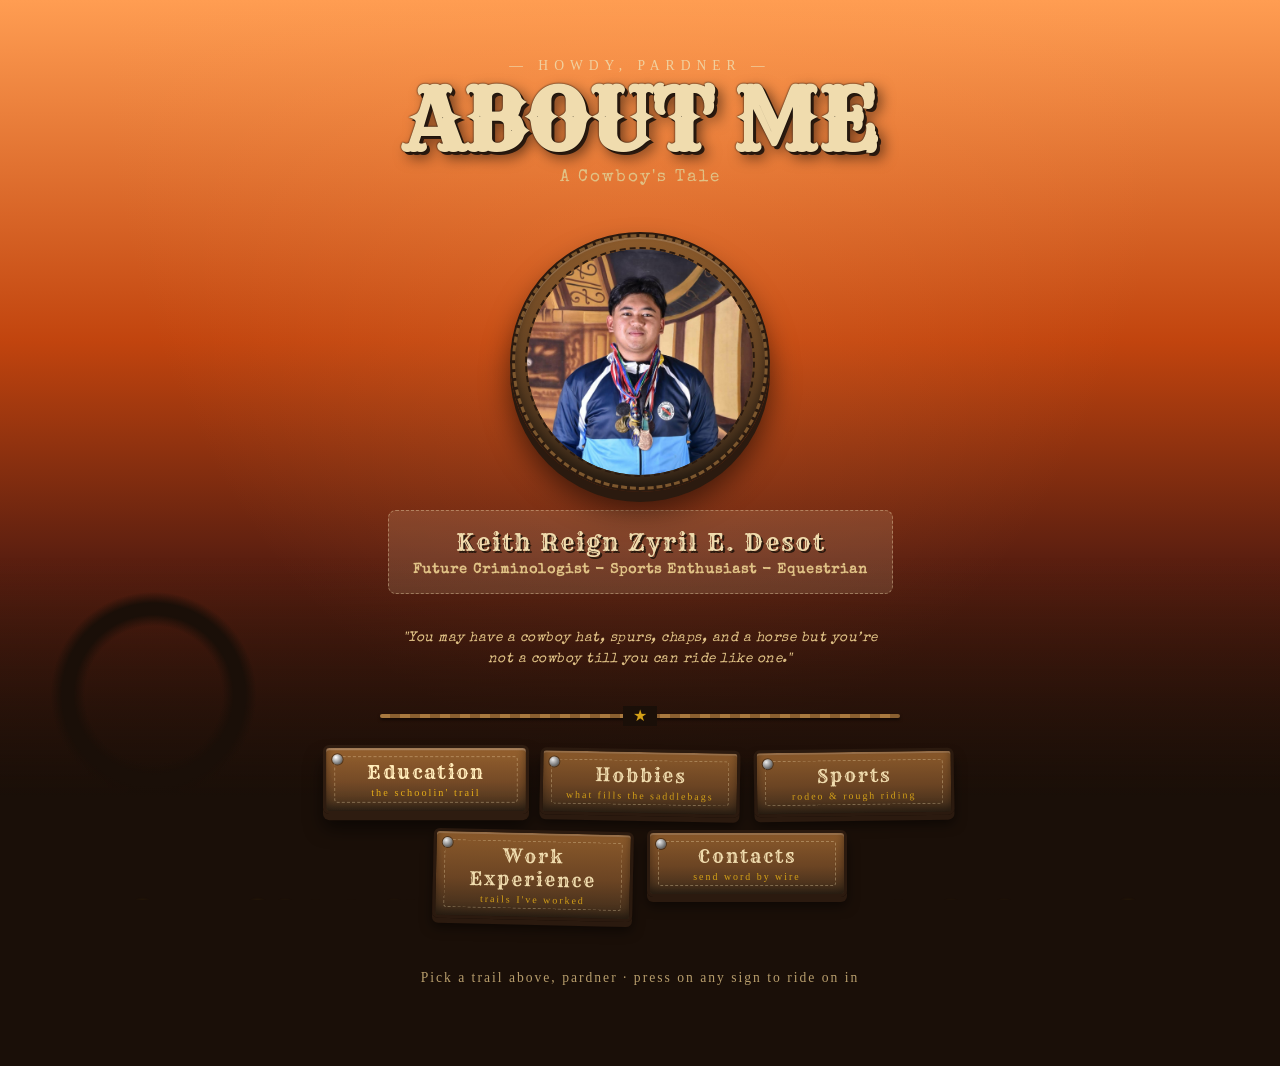
<file: index.html>
<!DOCTYPE html>
<html lang="en">
<head>
<meta charset="UTF-8">
<meta name="viewport" content="width=device-width, initial-scale=1.0">
<title>About Me — A Cowboy's Tale</title>
<link rel="stylesheet" href="style.css">
</head>
<body>

<div class="embers" id="embers"></div>

<main class="stage">

  <div class="title-wrap">
    <div class="eyebrow">— HOWDY, PARDNER —</div>
    <h1 class="big-title">ABOUT ME</h1>
    <div class="subtitle">A Cowboy's Tale</div>
  </div>

  <div class="hero-portrait">
    <div class="portrait-frame">
      <div class="portrait-slot">
        <!-- 🖼️ Replace "your-photo.jpg" with your actual photo file name -->
        <img src="MedalTao.jpg" alt="Portrait photo" class="portrait-img">
      </div>
    </div>
    <div class="hero-text">
      <p class="hero-name">Keith Reign Zyril E. Desot</p>
      <p class="hero-tagline"><b>Future Criminologist - Sports Enthusiast - Equestrian</b></p>
    </div>
    <p class="hero-quote">"You may have a cowboy hat, spurs, chaps, and a horse but you’re not a cowboy till you can ride like one."</p>
  </div>

  <div class="rope-divider"></div>

  <ul class="menu">
    <li><a href="education.html">Education <span class="tag">the schoolin' trail</span></a></li>
    <li><a href="hobbies.html">Hobbies <span class="tag">what fills the saddlebags</span></a></li>
    <li><a href="sports.html">Sports <span class="tag">rodeo & rough riding</span></a></li>
    <li><a href="work-experience.html">Work Experience <span class="tag">trails I've worked</span></a></li>
    <li><a href="contacts.html">Contacts <span class="tag">send word by wire</span></a></li>
  </ul>

  <div class="footer-note">Pick a trail above, pardner · press on any sign to ride on in</div>

</main>

<script>
  // simple rising ember/dust particles for ambience
  const layer = document.getElementById('embers');
  const COUNT = 22;
  for(let i=0;i<COUNT;i++){
    const s = document.createElement('span');
    const left = Math.random()*100;
    const dur = 6 + Math.random()*8;
    const delay = Math.random()*10;
    const size = 2 + Math.random()*3;
    s.style.left = left+'vw';
    s.style.width = size+'px';
    s.style.height = size+'px';
    s.style.animationDuration = dur+'s';
    s.style.animationDelay = delay+'s';
    layer.appendChild(s);
  }

  // keyboard nav: Enter activates focused menu item, arrow keys move focus
  const links = Array.from(document.querySelectorAll('.menu a'));
  let idx = 0;
  if(links.length){ links[0].focus(); }
  document.addEventListener('keydown', (e)=>{
    if(e.key === 'ArrowDown'){ idx = Math.min(idx+1, links.length-1); links[idx].focus(); e.preventDefault(); }
    if(e.key === 'ArrowUp'){ idx = Math.max(idx-1, 0); links[idx].focus(); e.preventDefault(); }
  });
</script>

</body>
</html>
</file>
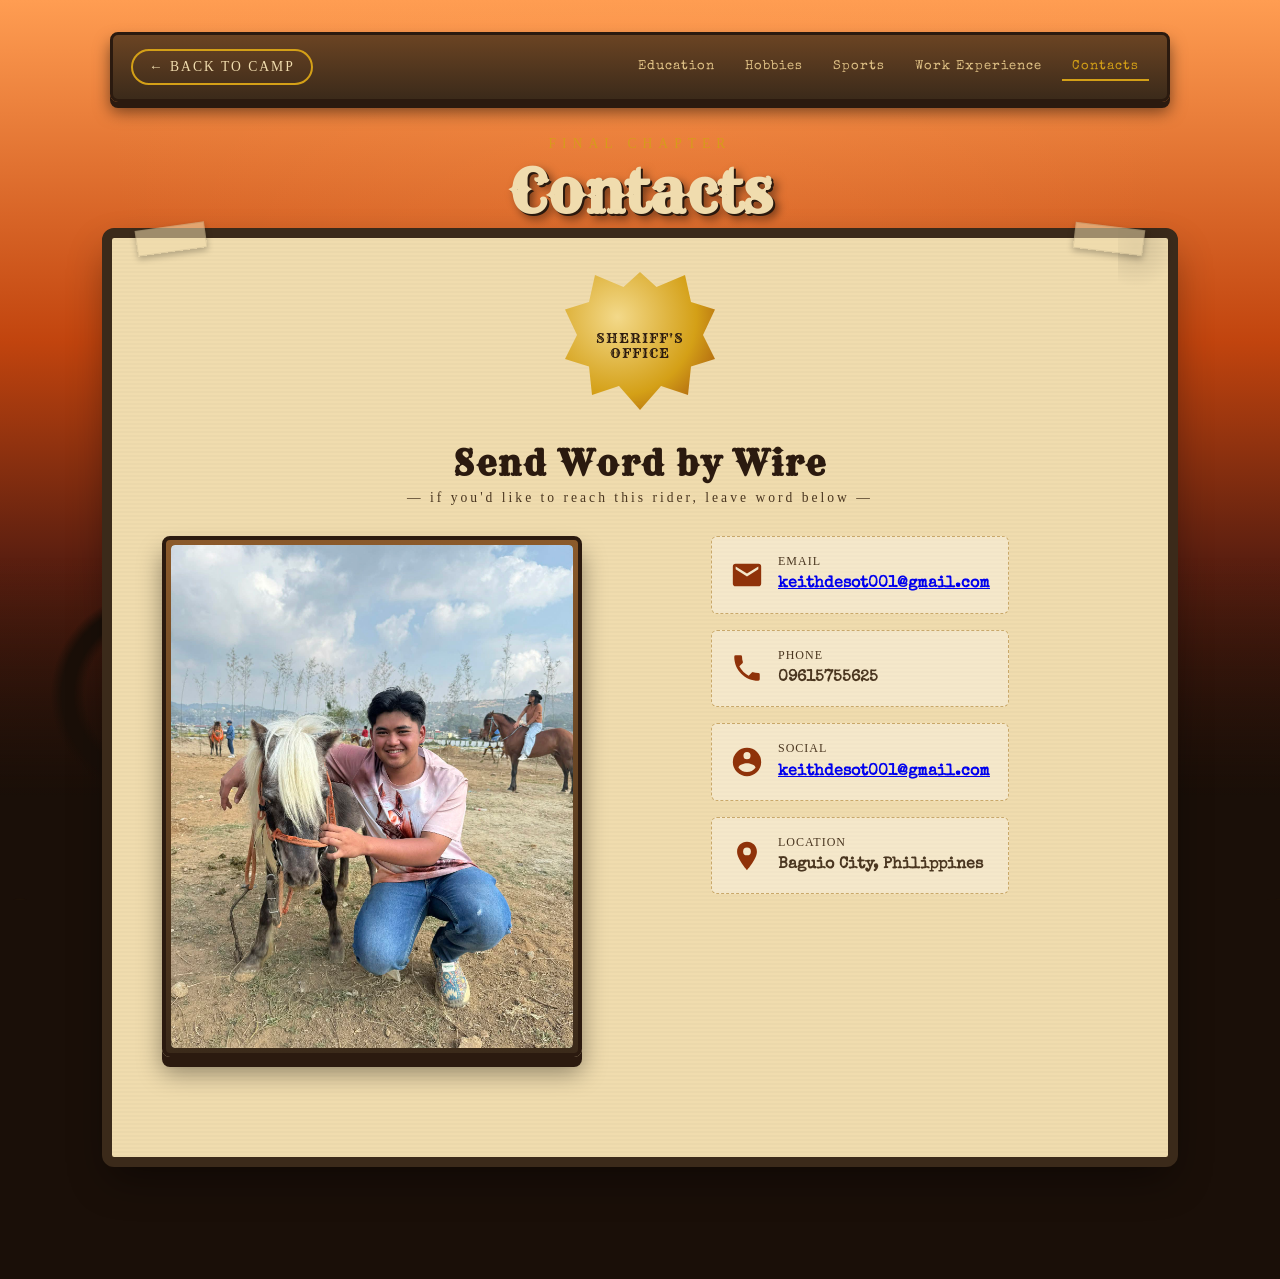
<file: contacts.html>
<!DOCTYPE html>
<html lang="en">
<head>
<meta charset="UTF-8">
<meta name="viewport" content="width=device-width, initial-scale=1.0">
<title>Contacts — About Me</title>
<link rel="stylesheet" href="style.css">
</head>
<body>

<div class="embers" id="embers"></div>

<main class="stage">

  <div class="signpost">
    <a class="back" href="index.html">&#8592; BACK TO CAMP</a>
    <nav>
      <a href="education.html">Education</a>
      <a href="hobbies.html">Hobbies</a>
      <a href="sports.html">Sports</a>
      <a href="work-experience.html">Work Experience</a>
      <a href="contacts.html" class="current">Contacts</a>
    </nav>
  </div>

  <div class="page-title">
    <div class="eyebrow">FINAL CHAPTER</div>
    <h1>Contacts</h1>
  </div>

  <section class="poster">
    <span class="tape tl"></span><span class="tape tr"></span>

    <div class="badge"><span>SHERIFF'S<br>OFFICE</span></div>

    <h2>Send Word by Wire</h2>
    <div class="poster-sub">— if you'd like to reach this rider, leave word below —</div>

    <div class="media-grid">
      <div>
        <div class="frame">
          <div class="photo-slot">
            <!-- 🖼️ Replace "portrait.jpg" with your actual photo file name -->
            <img src="MiniHorse.jpg" alt="Portrait photo" class="photo-img">
          </div>
        </div>
      </div>

      <ul class="contact-list">
        <li>
          <svg class="icon" viewBox="0 0 24 24"><path d="M20 4H4a2 2 0 0 0-2 2v12a2 2 0 0 0 2 2h16a2 2 0 0 0 2-2V6a2 2 0 0 0-2-2m0 4-8 5-8-5V6l8 5 8-5z"/></svg>
          <div><span class="lbl">EMAIL</span><span class="val"><a href="https://mail.google.com/mail/u/0/#search/keithdesot001%40gmail.com">keithdesot001@gmail.com</a></span></div>
        </li>
        <li>
          <svg class="icon" viewBox="0 0 24 24"><path d="M6.6 10.8a15.1 15.1 0 0 0 6.6 6.6l2.2-2.2a1 1 0 0 1 1-.25c1.1.37 2.3.57 3.6.57a1 1 0 0 1 1 1V20a1 1 0 0 1-1 1C10.6 21 3 13.4 3 4a1 1 0 0 1 1-1h3.5a1 1 0 0 1 1 1c0 1.3.2 2.5.57 3.6a1 1 0 0 1-.25 1z"/></svg>
          <div><span class="lbl">PHONE</span><span class="val">09615755625</span></div>
        </li>
        <li>
          <svg class="icon" viewBox="0 0 24 24"><path d="M12 2a10 10 0 1 0 0 20 10 10 0 0 0 0-20m0 3a2.5 2.5 0 1 1 0 5 2.5 2.5 0 0 1 0-5m0 14a7.5 7.5 0 0 1-6-3c0-2 4-3.1 6-3.1s6 1.1 6 3.1a7.5 7.5 0 0 1-6 3z"/></svg>
          <div><span class="lbl">SOCIAL</span><span class="val"><a href="https://www.facebook.com/keithreignzyril.desot">keithdesot001@gmail.com</a></span></div>
        </li>
        <li>
          <svg class="icon" viewBox="0 0 24 24"><path d="M12 2C8 2 5 5 5 9c0 5.2 7 13 7 13s7-7.8 7-13c0-4-3-7-7-7m0 9.5A2.5 2.5 0 1 1 12 6a2.5 2.5 0 0 1 0 5.5z"/></svg>
          <div><span class="lbl">LOCATION</span><span class="val">Baguio City, Philippines</span></div>
        </li>
      </ul>
    </div>

  </section>

</main>

<script>
  const layer = document.getElementById('embers');
  for(let i=0;i<16;i++){
    const s = document.createElement('span');
    s.style.left = (Math.random()*100)+'vw';
    const size = 2 + Math.random()*3;
    s.style.width = size+'px'; s.style.height = size+'px';
    s.style.animationDuration = (6+Math.random()*8)+'s';
    s.style.animationDelay = (Math.random()*10)+'s';
    layer.appendChild(s);
  }
</script>

</body>
</html>
</file>
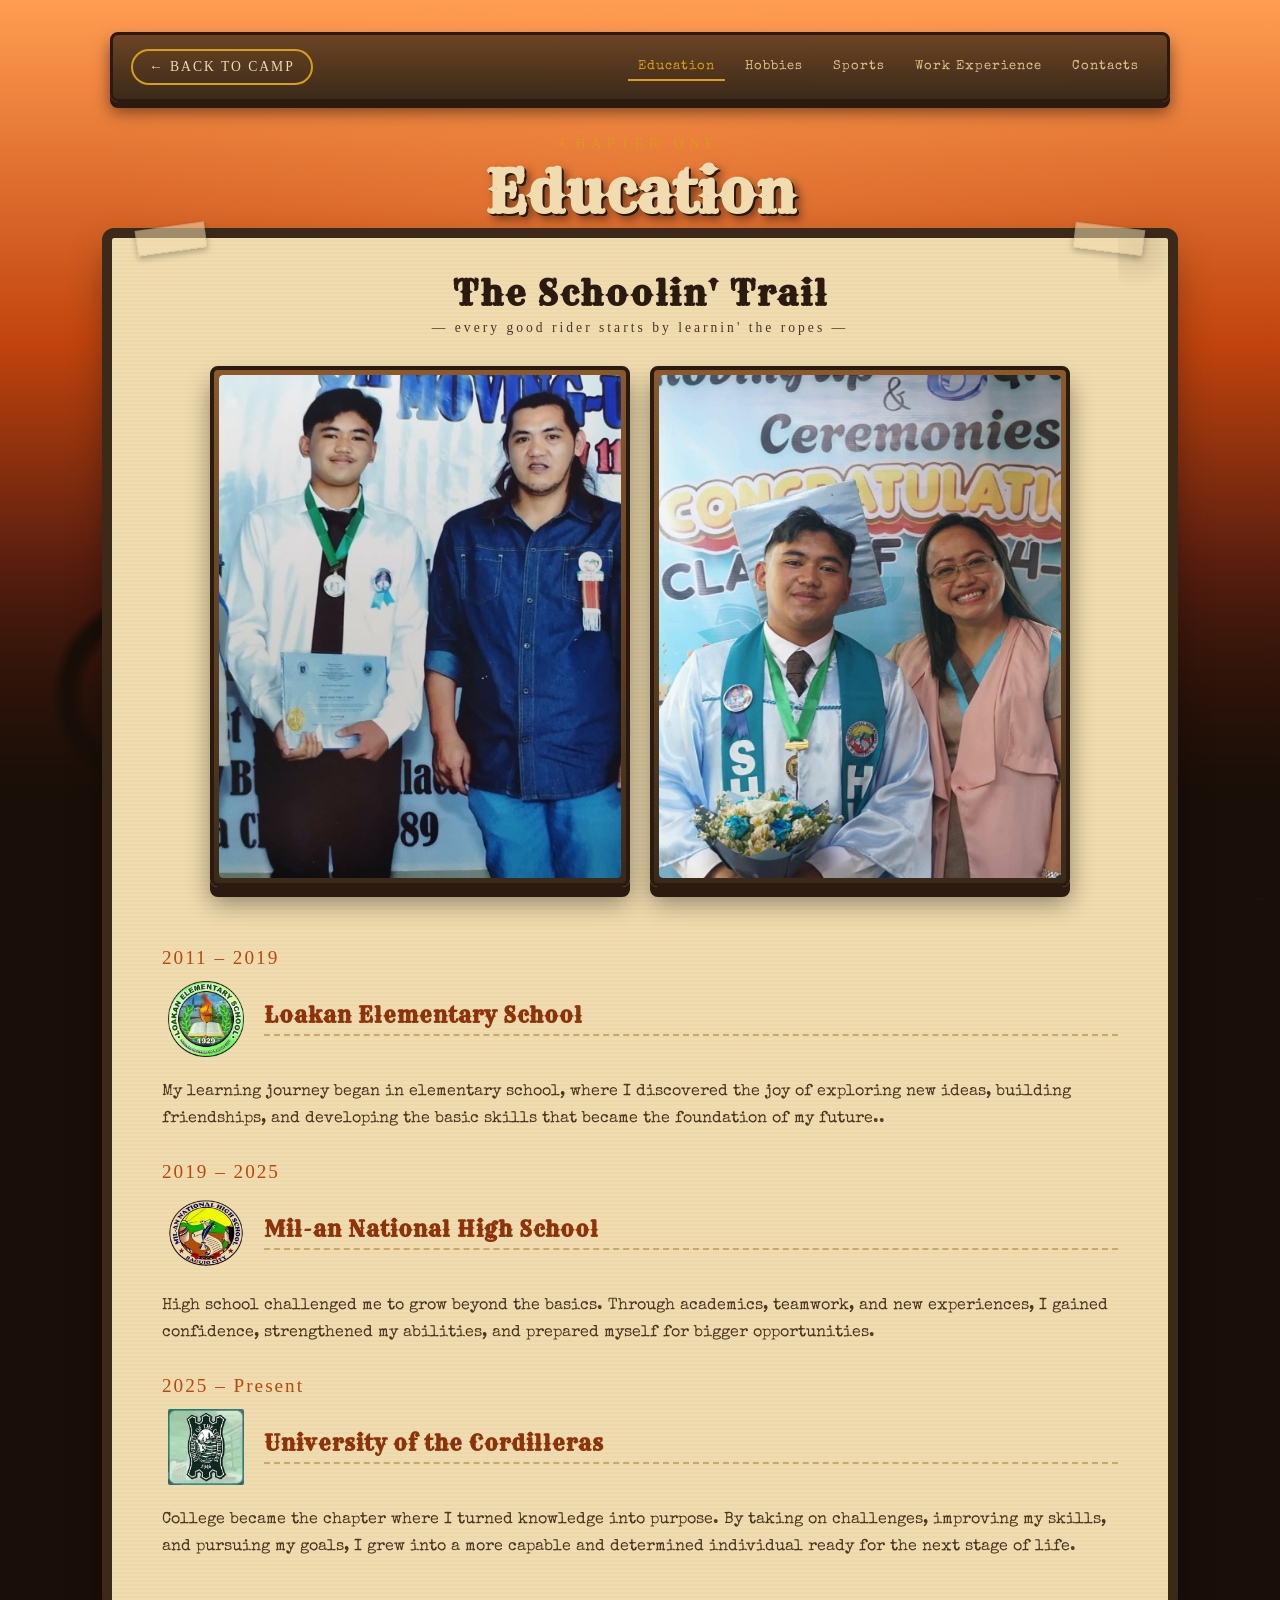
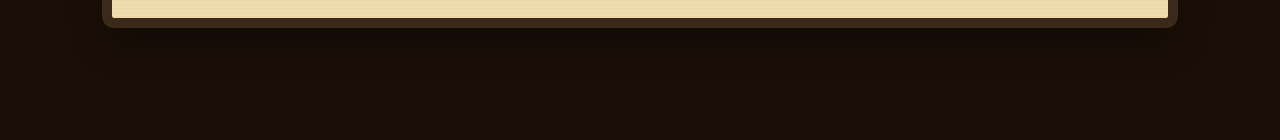
<file: education.html>
<!DOCTYPE html>
<html lang="en">
<head>
<meta charset="UTF-8">
<meta name="viewport" content="width=device-width, initial-scale=1.0">
<title>Education — About Me</title>
<link rel="stylesheet" href="style.css">
</head>
<body>

<div class="embers" id="embers"></div>

<main class="stage">

  <div class="signpost">
    <a class="back" href="index.html">&#8592; BACK TO CAMP</a>
    <nav>
      <a href="education.html" class="current">Education</a>
      <a href="hobbies.html">Hobbies</a>
      <a href="sports.html">Sports</a>
      <a href="work-experience.html">Work Experience</a>
      <a href="contacts.html">Contacts</a>
    </nav>
  </div>

  <div class="page-title">
    <div class="eyebrow">CHAPTER ONE</div>
    <h1>Education</h1>
  </div>

  <section class="poster">
    <span class="tape tl"></span><span class="tape tr"></span>
    <h2>The Schoolin' Trail</h2>
    <div class="poster-sub">— every good rider starts by learnin' the ropes —</div>

    <div class="media-grid">
      <div>
        <div class="frame">
          <div class="photo-slot">
            <!-- 🖼️ Replace "graduation.jpg" with your actual photo file name -->
            <img src="GradPic.jpg" alt="Graduation photo" class="photo-img">
          </div>
        </div>
      </div>

      <div>
        <div class="frame">
          <div class="photo-slot">
            <!-- 🖼️ Replace "school-campus.jpg" with your actual photo file name -->
            <img src="GradPic2.jpg" alt="School / campus photo" class="photo-img">
          </div>
        </div>
      </div>
    </div>

    <div class="entry">
      <span class="when">2011 – 2019</span>
      <div class="entry-head">
        <div class="school-logo">
          <!-- 🏫 Replace "elementary-logo.png" with your actual logo file name -->
          <img src="Loakan-removebg-preview.png" alt="Elementary school logo" class="logo-img">
        </div>
        <div class="heading">
          <h3>Loakan Elementary School</h3>
        </div>
      </div>
      <p>My learning journey began in elementary school, where I discovered the joy of exploring new ideas, building friendships, and developing the basic skills that became the foundation of my future..</p>
    </div>

    <div class="entry">
      <span class="when">2019 – 2025</span>
      <div class="entry-head">
        <div class="school-logo">
          <!-- 🏫 Replace "high-school-logo.png" with your actual logo file name -->
          <img src="MilAn-removebg-preview.png" alt="High school logo" class="logo-img">
        </div>
        <div class="heading">
          <h3>Mil-an National High School</h3>
        </div>
      </div>
      <p>High school challenged me to grow beyond the basics. Through academics, teamwork, and new experiences, I gained confidence, strengthened my abilities, and prepared myself for bigger opportunities.</p>
    </div>

    <div class="entry">
      <span class="when">2025 – Present</span>
      <div class="entry-head">
        <div class="school-logo">
          <!-- 🏫 Replace "university-logo.png" with your actual logo file name -->
          <img src="UCLogo.jpg" alt="College or university logo" class="logo-img">
        </div>
        <div class="heading">
          <h3>University of the Cordilleras</h3>
        </div>
      </div>
      <p>College became the chapter where I turned knowledge into purpose. By taking on challenges, improving my skills, and pursuing my goals, I grew into a more capable and determined individual ready for the next stage of life.</p>
    </div>
  </section>

</main>

<script>
  const layer = document.getElementById('embers');
  for(let i=0;i<16;i++){
    const s = document.createElement('span');
    s.style.left = (Math.random()*100)+'vw';
    const size = 2 + Math.random()*3;
    s.style.width = size+'px'; s.style.height = size+'px';
    s.style.animationDuration = (6+Math.random()*8)+'s';
    s.style.animationDelay = (Math.random()*10)+'s';
    layer.appendChild(s);
  }
</script>

</body>
</html>
</file>
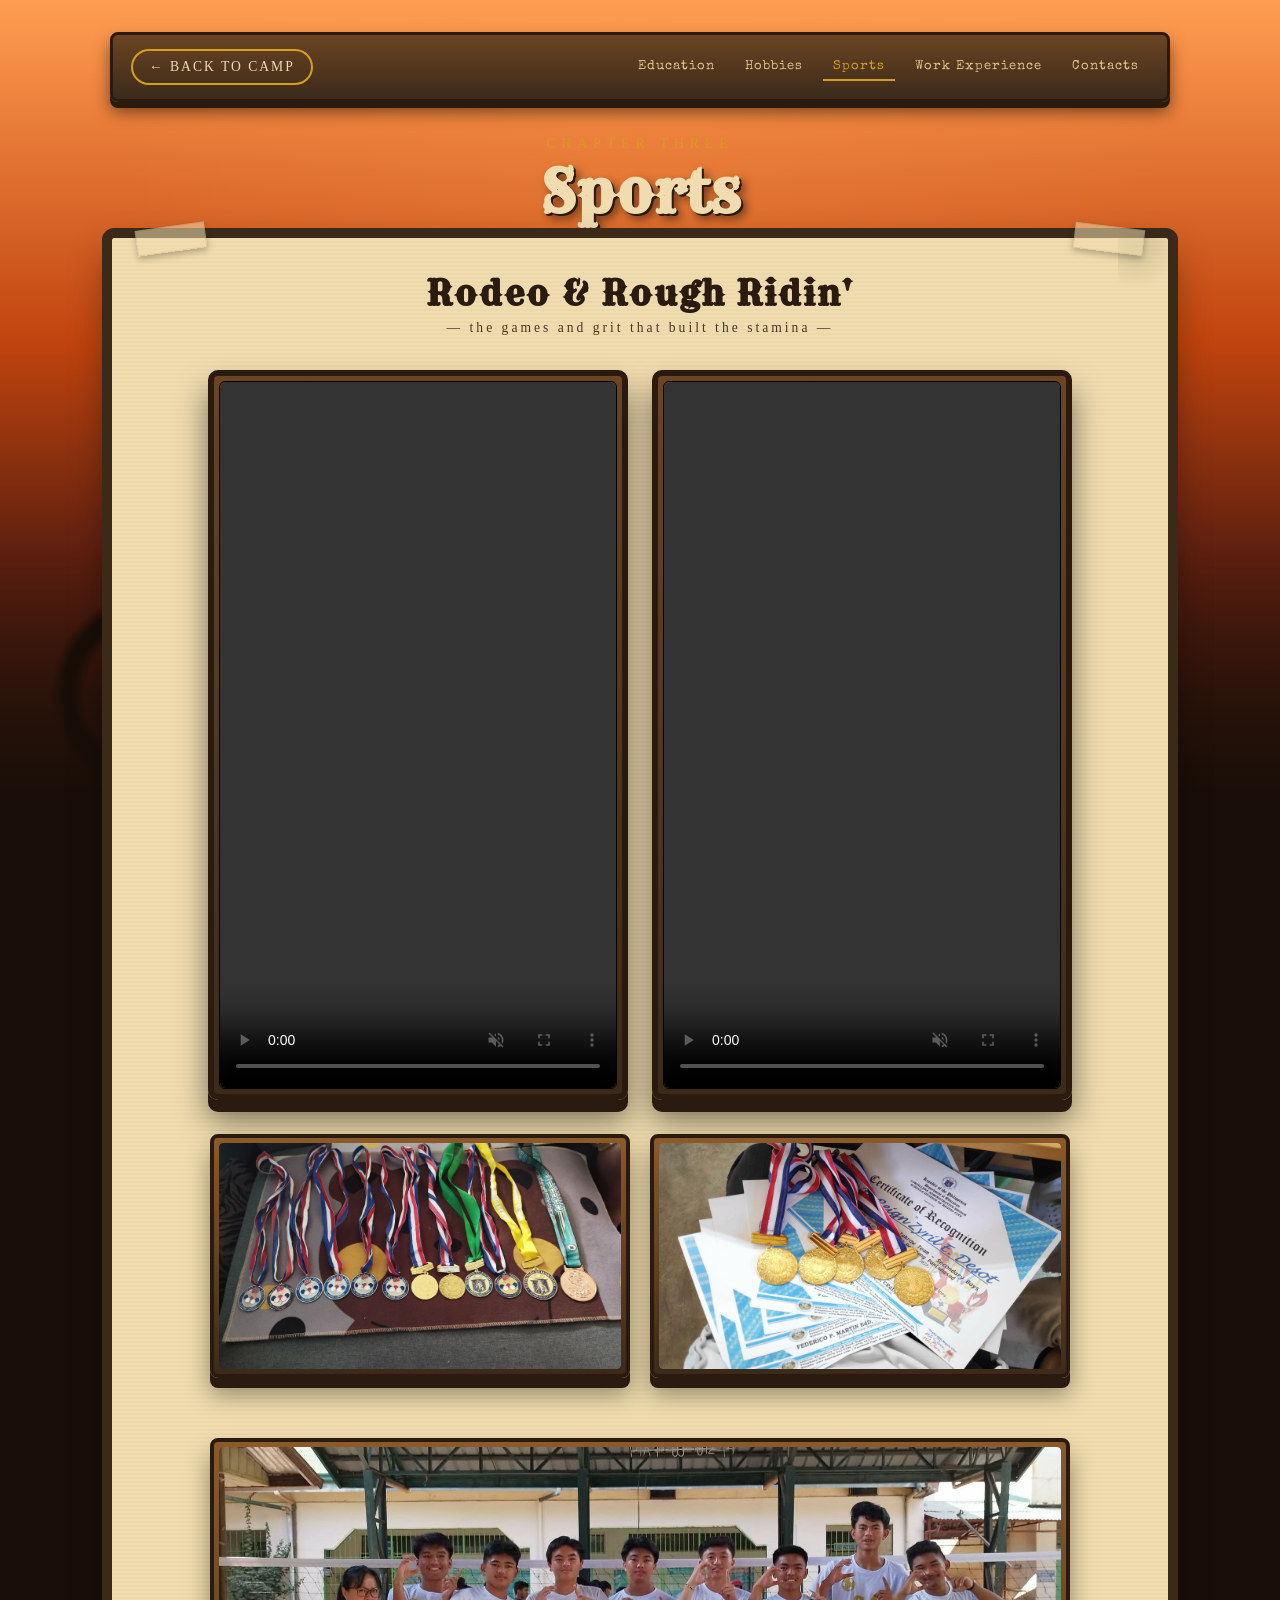
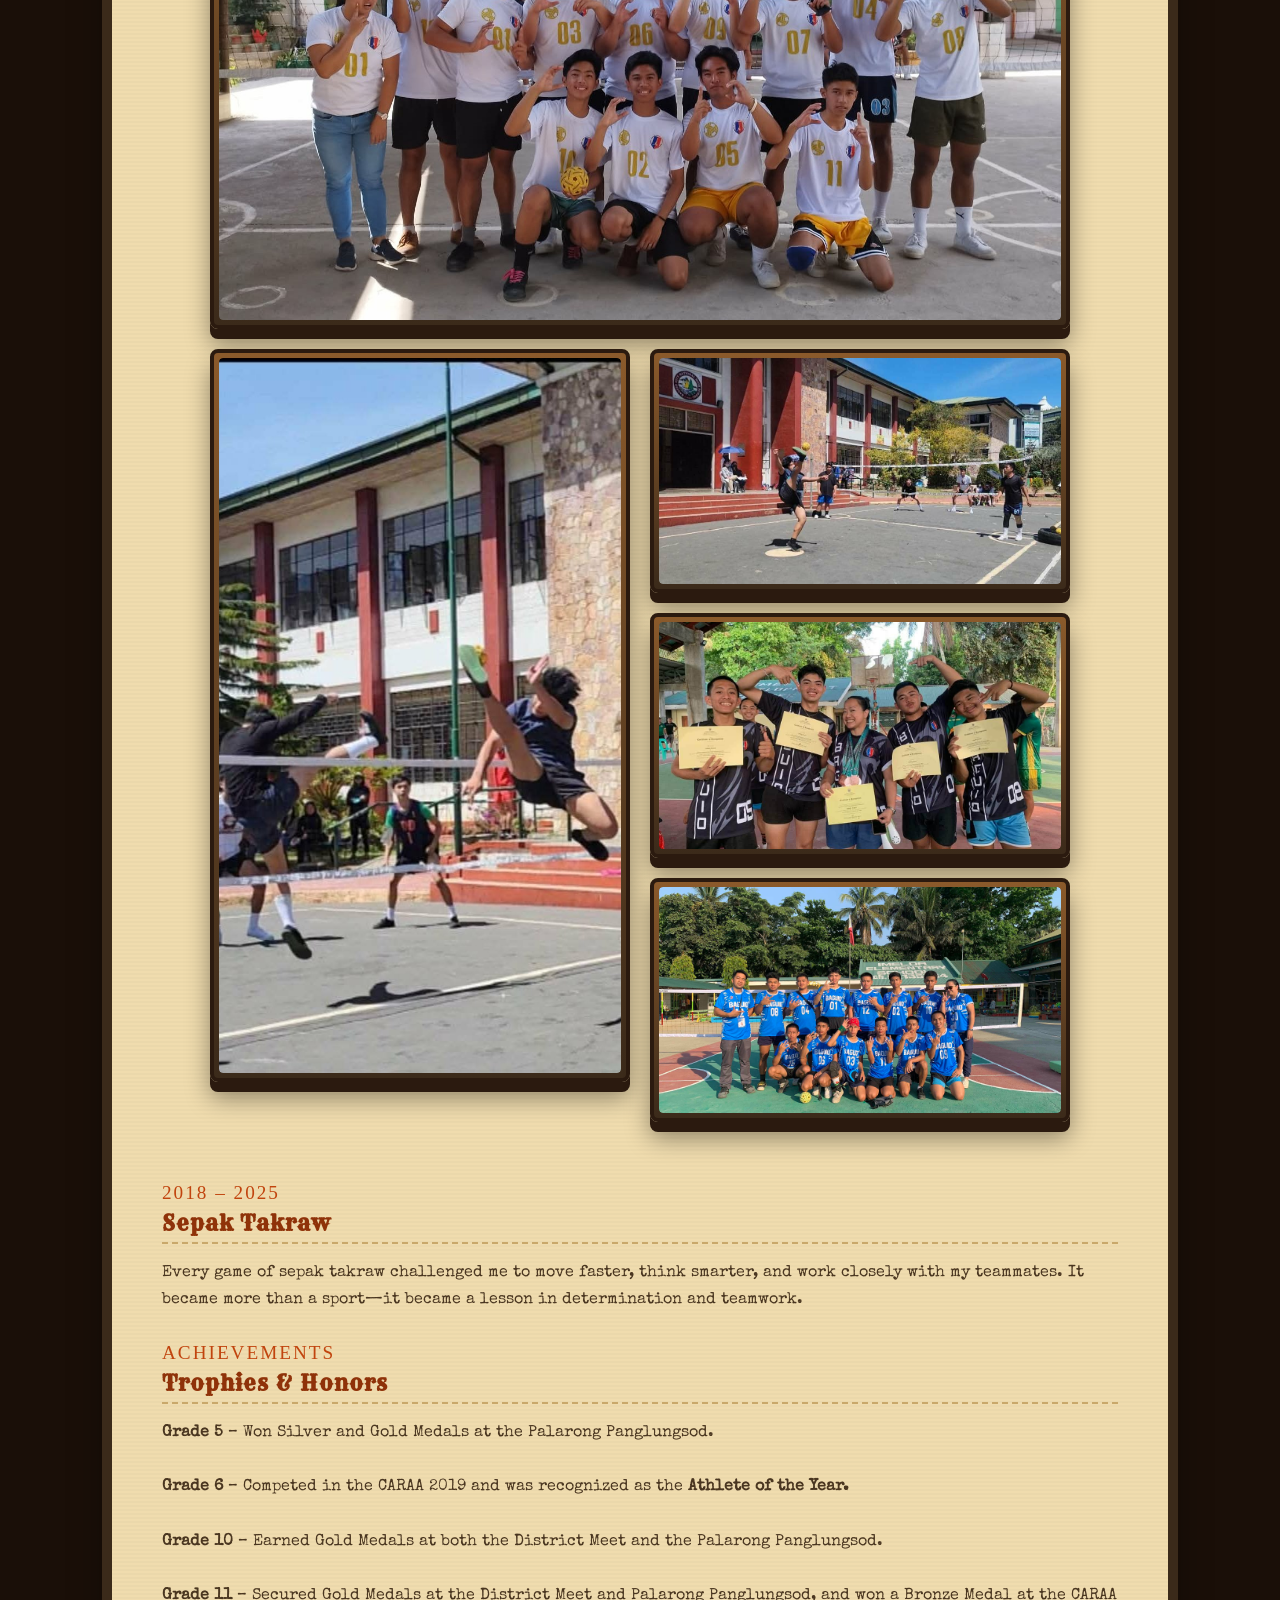
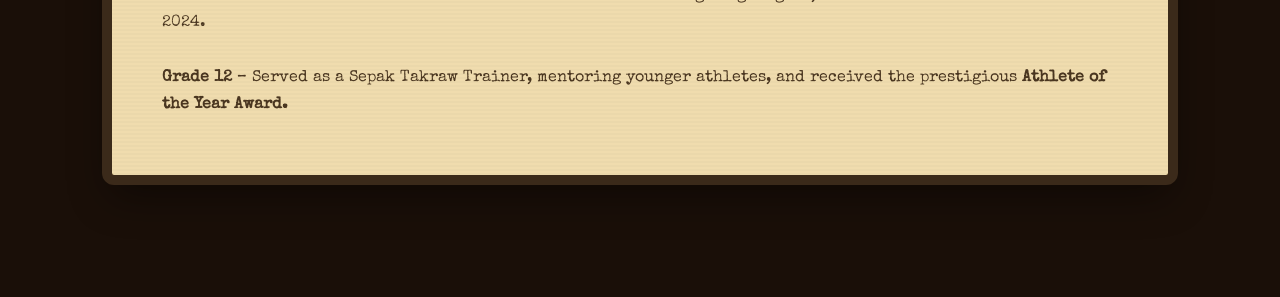
<file: sports.html>
<!DOCTYPE html>
<html lang="en">
<head>
<meta charset="UTF-8">
<meta name="viewport" content="width=device-width, initial-scale=1.0">
<title>Sports — About Me</title>
<link rel="stylesheet" href="style.css">
</head>
<body>

<div class="embers" id="embers"></div>

<main class="stage">

  <div class="signpost">
    <a class="back" href="index.html">&#8592; BACK TO CAMP</a>
    <nav>
      <a href="education.html">Education</a>
      <a href="hobbies.html">Hobbies</a>
      <a href="sports.html" class="current">Sports</a>
      <a href="work-experience.html">Work Experience</a>
      <a href="contacts.html">Contacts</a>
    </nav>
  </div>

  <div class="page-title">
    <div class="eyebrow">CHAPTER THREE</div>
    <h1>Sports</h1>
  </div>

  <section class="poster">
    <span class="tape tl"></span><span class="tape tr"></span>
    <h2>Rodeo &amp; Rough Ridin'</h2>
    <div class="poster-sub">— the games and grit that built the stamina —</div>

    <div class="video-row">
      <div class="reel-frame">
        <div class="video-slot portrait">
          <video src="sepak.mp4" controls autoplay muted loop playsinline class="video-el"></video>
        </div>
      </div>

      <div class="reel-frame">
        <div class="video-slot portrait">
          <video src="sepak2.mp4" controls autoplay muted loop playsinline class="video-el"></video>
        </div>
      </div>
    </div>
  
    <div class="media-grid">
      <div>
        <div class="frame">
          <div class="photo-slotLandscape">
            <!-- 🖼️ Replace "Medal1.jpg" with your actual photo file name -->
            <img src="Medal1.jpg" alt="Medals and certificates photo" class="photo-img">
          </div>
        </div>
      </div>

      <div>
        <div class="frame">
          <div class="photo-slotLandscape">
            <!-- 🖼️ Replace "Medal2.jpg" with your actual photo file name -->
            <img src="Medal2.jpg" alt="Medals and certificates photo" class="photo-img">
          </div>
        </div>
      </div>
    </div>

    <div class="frame" style="max-width:860px; margin:20px auto 0;">
      <div class="photo-slotLandscape">
        <!-- 🖼️ Replace "Medal3.jpg" with your actual photo file name -->
        <img src="sepakLandscape2.jpg" alt="Medals and certificates photo" class="photo-img">
      </div>
    </div>

    <div class="media-grid" style="margin-top:20px;">
      <div>
        <div class="frame">
          <div class="photo-slot portrait">
            <!-- 🖼️ Replace "Medal4.jpg" with your actual photo file name -->
            <img src="sepakBlock.jpg" alt="Medals and certificates photo" class="photo-img">
          </div>
        </div>
      </div>

      <div style="flex:1 1 300px; max-width:420px; display:flex; flex-direction:column; gap:20px;">
        <div class="frame">
          <div class="photo-slotLandscape">
            <!-- 🖼️ Replace "Medal5.jpg" with your actual photo file name -->
            <img src="sepakLandscape1.jpg" alt="Medals and certificates photo" class="photo-img">
          </div>
        </div>
        <div class="frame">
          <div class="photo-slotLandscape">
            <!-- 🖼️ Replace "Medal6.jpg" with your actual photo file name -->
            <img src="sepakLandscape3.jpg" alt="Medals and certificates photo" class="photo-img">
          </div>
        </div>

                <div class="frame">
          <div class="photo-slotLandscape">
            <!-- 🖼️ Replace "Medal6.jpg" with your actual photo file name -->
            <img src="sepakLandscape4.jpg" alt="Medals and certificates photo" class="photo-img">
          </div>
        </div>
      </div>
    </div>

    <div class="entry">
      <span class="when">2018 – 2025</span>
      <h3>Sepak Takraw</h3>
      <p>Every game of sepak takraw challenged me to move faster, think smarter, and work closely with my teammates. It became more than a sport—it became a lesson in determination and teamwork.</p>
    </div>

    <div class="entry">
      <span class="when">ACHIEVEMENTS</span>
      <h3>Trophies &amp; Honors</h3>
      <p>    <strong>Grade 5</strong> – Won Silver and Gold Medals at the Palarong Panglungsod.
    <br><br>

    <strong>Grade 6</strong> – Competed in the CARAA 2019 and was recognized as the
    <strong>Athlete of the Year.</strong>
    <br><br>

    <strong>Grade 10</strong> – Earned Gold Medals at both the District Meet and the
    Palarong Panglungsod.
    <br><br>

    <strong>Grade 11</strong> – Secured Gold Medals at the District Meet and
    Palarong Panglungsod, and won a Bronze Medal at the CARAA 2024.
    <br><br>

    <strong>Grade 12</strong> – Served as a Sepak Takraw Trainer, mentoring younger
    athletes, and received the prestigious
    <strong>Athlete of the Year Award.</strong></p>
    </div>


  </section>

</main>

<script>
  const layer = document.getElementById('embers');
  for(let i=0;i<16;i++){
    const s = document.createElement('span');
    s.style.left = (Math.random()*100)+'vw';
    const size = 2 + Math.random()*3;
    s.style.width = size+'px'; s.style.height = size+'px';
    s.style.animationDuration = (6+Math.random()*8)+'s';
    s.style.animationDelay = (Math.random()*10)+'s';
    layer.appendChild(s);
  }
</script>

</body>
</html>
</file>
<file: style.css>
/* ============================================================
   ABOUT ME — A COWBOY'S TALE
   Shared saloon/wanted-poster design system
   ============================================================ */

@import url('https://fonts.googleapis.com/css2?family=Rye&family=Special+Elite&family=IM+Fell+English+SC&display=swap');

:root{
  --sky-top:#ff9d52;
  --sky-mid:#c1440e;
  --sky-low:#5c1f10;
  --night:#1a0f08;
  --wood-dark:#3b2a1a;
  --wood-mid:#6b4423;
  --wood-light:#8b5a2b;
  --plank:#734b28;
  --parchment:#f0dcae;
  --parchment-dark:#e0c286;
  --parchment-shadow:#c9a86a;
  --rust:#c1440e;
  --rust-dark:#8f3209;
  --gold:#d4a017;
  --ink:#2b1a0f;
  --ink-soft:#4a3620;
  --rope:#a9793f;

  --font-display:'Rye', serif;
  --font-body:'Special Elite', 'Courier New', monospace;
  --font-caption:'IM Fell English SC', serif;
}

*{ box-sizing:border-box; }

html,body{
  margin:0;
  padding:0;
  min-height:100vh;
  background:var(--night);
  font-family:var(--font-body);
  color:var(--ink);
}

body{
  background:
    radial-gradient(ellipse at 50% 0%, rgba(255,157,82,.25), transparent 60%),
    linear-gradient(180deg, var(--sky-top) 0%, var(--sky-mid) 38%, var(--sky-low) 62%, var(--night) 100%);
  background-attachment:fixed;
  position:relative;
  overflow-x:hidden;
}

/* ---- distant desert silhouette, drawn once, fixed on every page ---- */
body::before{
  content:"";
  position:fixed;
  left:0; right:0; bottom:0;
  height:38vh;
  background:
    radial-gradient(circle at 12% 40%, transparent 0 6%, var(--night) 7% 8%, transparent 9%) no-repeat,
    linear-gradient(180deg, transparent, var(--night) 70%);
  z-index:0;
  pointer-events:none;
}

/* rising embers / dust motes */
.embers{ position:fixed; inset:0; z-index:0; pointer-events:none; overflow:hidden; }
.embers span{
  position:absolute;
  bottom:-10px;
  width:4px; height:4px;
  border-radius:50%;
  background:var(--gold);
  opacity:.75;
  box-shadow:0 0 6px 2px rgba(212,160,23,.6);
  animation:rise linear infinite;
}
@keyframes rise{
  0%{ transform:translateY(0) translateX(0); opacity:0; }
  10%{ opacity:.8; }
  100%{ transform:translateY(-105vh) translateX(20px); opacity:0; }
}

/* ============================================================
   LAYOUT SHELL
   ============================================================ */
.stage{
  position:relative;
  z-index:1;
  max-width:1100px;
  margin:0 auto;
  padding:32px 20px 80px;
  min-height:100vh;
}

/* ============================================================
   HOME / MAIN MENU
   ============================================================ */
.title-wrap{
  text-align:center;
  margin:26px 0 46px;
}

.eyebrow{
  font-family:var(--font-caption);
  letter-spacing:6px;
  color:var(--parchment);
  font-size:.85rem;
  opacity:.85;
}

.big-title{
  font-family:var(--font-display);
  font-size:clamp(2.6rem, 8vw, 5.2rem);
  color:var(--parchment);
  text-shadow:
    0 0 2px #000,
    3px 3px 0 var(--ink),
    6px 6px 14px rgba(0,0,0,.55);
  margin:6px 0;
  line-height:1;
}

.subtitle{
  font-family:var(--font-body);
  color:var(--parchment-dark);
  font-size:1.05rem;
  letter-spacing:2px;
}

.rope-divider{
  width:min(520px,80%);
  margin:26px auto;
  height:14px;
  position:relative;
}
.rope-divider::before{
  content:"";
  position:absolute; inset:0;
  top:50%; height:4px; transform:translateY(-50%);
  background:repeating-linear-gradient(90deg, var(--rope) 0 10px, #8a5f30 10px 20px);
  border-radius:4px;
  box-shadow:0 2px 3px rgba(0,0,0,.5);
}
.rope-divider::after{
  content:"★";
  position:absolute; left:50%; top:50%;
  transform:translate(-50%,-50%);
  color:var(--gold);
  background:var(--night);
  padding:0 10px;
}

/* ---- hero circular portrait ---- */
.hero-portrait{
  display:flex;
  flex-direction:column;
  align-items:center;
  gap:18px;
  margin:0 0 40px;
}

/* ============================================================
   📐 CIRCLE PORTRAIT SIZE — edit here to change the size of the
   round photo on the home page. Keep width and height equal to
   keep it a perfect circle — this frame is always circular, not
   suited to landscape photos (those crop from the center).
   ============================================================ */
.portrait-frame{
  width:min(260px, 55vw);
  height:min(260px, 55vw);
  border-radius:50%;
  padding:10px;
  background:
    linear-gradient(180deg, var(--wood-light), var(--wood-dark));
  border:5px solid var(--ink);
  box-shadow:
    inset 0 2px 0 rgba(255,255,255,.15),
    inset 0 -6px 10px rgba(0,0,0,.4),
    0 10px 0 var(--ink),
    0 18px 28px rgba(0,0,0,.55);
  position:relative;
}
.portrait-frame::before{ /* rope trim ring */
  content:"";
  position:absolute; inset:-3px;
  border-radius:50%;
  border:3px dashed var(--rope);
  opacity:.65;
  pointer-events:none;
}

.portrait-slot{
  width:100%;
  height:100%;
  border-radius:50%;
  background:transparent;
  border:2px dashed var(--ink);
  display:flex;
  align-items:center;
  justify-content:center;
  position:relative;
  overflow:hidden;
}

.hero-text{
  text-align:center;
  max-width:520px;
  background:rgba(240,220,174,.14);
  border:1px dashed rgba(240,220,174,.4);
  border-radius:8px;
  padding:16px 24px;
}
.hero-text .hero-name{
  font-family:var(--font-display);
  font-size:1.5rem;
  color:var(--parchment);
  letter-spacing:2px;
  margin:0 0 6px;
  text-shadow:2px 2px 0 var(--ink);
}
.hero-text .hero-tagline{
  font-family:var(--font-body);
  color:var(--parchment-dark);
  font-size:.9rem;
  letter-spacing:1px;
  margin:0;
}

/* quote sits OUTSIDE the boxed name/tagline card, below it —
   plain text, no background or border */
.hero-quote{
  max-width:480px;
  margin:16px auto 0;
  text-align:center;
  font-family:var(--font-body);
  font-style:italic;
  color:var(--parchment-dark);
  font-size:.85rem;
  letter-spacing:.5px;
  line-height:1.5;
}

/* menu of wooden signs — compact row beneath the portrait */
.menu{
  list-style:none;
  margin:0 auto;
  padding:0;
  display:flex;
  flex-flow:row wrap;
  justify-content:center;
  gap:14px;
  max-width:640px;
}

.menu a{
  display:block;
  text-decoration:none;
  text-align:center;
  font-family:var(--font-display);
  font-size:1.15rem;
  letter-spacing:2px;
  color:var(--parchment);
  padding:12px 20px;
  background:
    linear-gradient(180deg, var(--wood-light), var(--wood-mid) 55%, var(--wood-dark));
  border:3px solid var(--ink);
  border-radius:6px;
  box-shadow:
    inset 0 2px 0 rgba(255,255,255,.15),
    inset 0 -4px 8px rgba(0,0,0,.4),
    0 5px 0 var(--ink),
    0 9px 12px rgba(0,0,0,.5);
  position:relative;
  transform:rotate(var(--tilt,0deg));
  transition:transform .18s ease, box-shadow .18s ease, filter .18s ease;
}
.menu li{ flex:1 1 130px; max-width:200px; }
.menu li:nth-child(1) a{ --tilt:-1.2deg; }
.menu li:nth-child(2) a{ --tilt:1deg; }
.menu li:nth-child(3) a{ --tilt:-0.8deg; }
.menu li:nth-child(4) a{ --tilt:1.3deg; }

.menu a::before{
  content:"";
  position:absolute; top:8px; left:8px; right:8px; bottom:8px;
  border:1px dashed rgba(240,220,174,.35);
  border-radius:3px;
  pointer-events:none;
}
.menu a .tag{
  display:block;
  font-family:var(--font-caption);
  font-size:.62rem;
  letter-spacing:2px;
  color:var(--gold);
  margin-top:3px;
}

.menu a:hover, .menu a:focus-visible{
  transform:rotate(0deg) translateY(-3px) scale(1.03);
  box-shadow:
    inset 0 2px 0 rgba(255,255,255,.2),
    inset 0 -4px 8px rgba(0,0,0,.4),
    0 6px 0 var(--ink),
    0 14px 18px rgba(0,0,0,.55);
  filter:brightness(1.08);
  outline:none;
}

.menu a:active{ transform:translateY(2px); }

/* nail heads on sign corners */
.menu a::after{
  content:"";
  position:absolute;
  width:10px; height:10px;
  top:6px; left:6px;
  background:radial-gradient(circle at 35% 30%, #eee, #777 60%, #333);
  border-radius:50%;
  box-shadow:0 0 0 1px rgba(0,0,0,.4);
}

.footer-note{
  text-align:center;
  margin-top:50px;
  color:var(--parchment-dark);
  font-family:var(--font-caption);
  letter-spacing:2px;
  font-size:.85rem;
  opacity:.8;
}

/* ============================================================
   SUB-PAGE HEADER / SIGNPOST NAV
   ============================================================ */
.signpost{
  display:flex;
  flex-wrap:wrap;
  align-items:center;
  justify-content:space-between;
  gap:14px;
  padding:14px 18px;
  background:linear-gradient(180deg, var(--wood-mid), var(--wood-dark));
  border:3px solid var(--ink);
  border-radius:8px;
  box-shadow:0 6px 0 var(--ink), 0 10px 16px rgba(0,0,0,.5);
  margin-bottom:34px;
}

.signpost .back{
  font-family:var(--font-caption);
  letter-spacing:2px;
  color:var(--parchment);
  text-decoration:none;
  border:2px solid var(--gold);
  border-radius:40px;
  padding:8px 16px;
  font-size:.85rem;
  transition:background .15s ease, color .15s ease;
}
.signpost .back:hover{ background:var(--gold); color:var(--ink); }

.signpost nav{
  display:flex;
  gap:10px;
  flex-wrap:wrap;
}
.signpost nav a{
  font-family:var(--font-body);
  font-size:.8rem;
  letter-spacing:1px;
  color:var(--parchment-dark);
  text-decoration:none;
  padding:6px 10px;
  border-bottom:2px solid transparent;
}
.signpost nav a.current{ color:var(--gold); border-color:var(--gold); }
.signpost nav a:hover{ color:var(--parchment); border-color:var(--parchment-dark); }

.page-title{
  text-align:center;
  margin-bottom:8px;
}
.page-title .eyebrow{ color:var(--gold); }
.page-title h1{
  font-family:var(--font-display);
  font-size:clamp(2.2rem,6vw,3.6rem);
  color:var(--parchment);
  text-shadow:2px 2px 0 var(--ink), 5px 5px 10px rgba(0,0,0,.5);
  margin:4px 0 0;
}

/* ============================================================
   WANTED POSTER (parchment content card)
   ============================================================ */
.poster{
  background:
    repeating-linear-gradient(0deg, rgba(0,0,0,.02) 0 2px, transparent 2px 4px),
    var(--parchment);
  border:2px solid var(--parchment-shadow);
  outline:10px solid var(--wood-dark);
  outline-offset:-2px;
  border-radius:4px;
  padding:34px clamp(18px,4vw,50px) 40px;
  margin-bottom:40px;
  position:relative;
  box-shadow:0 18px 40px rgba(0,0,0,.45);
}
.poster::before{ /* torn/aged corner */
  content:"";
  position:absolute; top:-10px; right:-10px;
  width:60px; height:60px;
  background:radial-gradient(circle at 30% 30%, rgba(0,0,0,.12), transparent 70%);
  pointer-events:none;
}
.poster h2{
  font-family:var(--font-display);
  color:var(--ink);
  font-size:clamp(1.5rem,4vw,2.1rem);
  text-align:center;
  letter-spacing:2px;
  margin:0 0 6px;
}
.poster .poster-sub{
  text-align:center;
  font-family:var(--font-caption);
  color:var(--ink-soft);
  letter-spacing:3px;
  font-size:.85rem;
  margin-bottom:26px;
}
.poster p, .poster li{
  line-height:1.7;
  color:var(--ink-soft);
  font-size:1rem;
}
.poster h3{
  font-family:var(--font-display);
  color:var(--rust-dark);
  font-size:1.3rem;
  letter-spacing:1px;
  margin:0 0 4px;
  border-bottom:2px dashed var(--parchment-shadow);
  padding-bottom:6px;
}
.entry{ margin-bottom:28px; }
.entry:last-child{ margin-bottom:0; }
.entry .when{
  display:inline-block;
  font-family:var(--font-caption);
  color:var(--rust);
  letter-spacing:2px;
  font-size:1.2rem;
  margin-bottom:6px;
}

/* small school-logo placeholder, sits beside the entry heading */
.entry-head{
  display:flex;
  align-items:center;
  gap:14px;
  margin-bottom:4px;
}
.entry-head .heading{ flex:1; }
.entry-head .heading h3{ margin-bottom:0; }
/* ============================================================
   📐 LOGO SIZE — edit here to change the size of the small
   school-logo boxes on the education page. width and height
   set the box size directly (in pixels).
   ============================================================ */
.school-logo{
  flex:none;
  width:88px;
  height:88px;
  border-radius:8px;
  background:transparent;
  border:none;
  display:flex;
  align-items:center;
  justify-content:center;
  position:relative;
  overflow:hidden;
}

/* tape corners on the poster */
.tape{
  position:absolute;
  width:70px; height:26px;
  background:rgba(240,220,174,.55);
  border:1px solid rgba(0,0,0,.08);
  box-shadow:0 3px 6px rgba(0,0,0,.25);
}
.tape.tl{ top:-12px; left:24px; transform:rotate(-8deg); }
.tape.tr{ top:-12px; right:24px; transform:rotate(7deg); }

/* ============================================================
   MEDIA — photo frames & video placeholders (kept LARGE / visible)
   ============================================================ */
.media-grid{
  display:flex;
  flex-wrap:wrap;
  align-items:flex-start;
  justify-content:center;
  gap:20px;
  margin:30px 0 60px;
}
.media-grid > div{
  flex:1 1 300px;
  max-width:420px;
}
/* a reel-frame placed inside a media-grid shouldn't carry its
   own extra top/bottom margin — it would sit off-line from a
   photo frame next to it, which has no such margin */
.media-grid > .reel-frame{
  margin:0;
  flex:1 1 300px;
  max-width:420px;
}


.frame{
  background:linear-gradient(180deg, var(--wood-light), var(--wood-dark));
  border:4px solid var(--ink);
  border-radius:8px;
  padding:5px;
  box-shadow:0 10px 0 var(--ink), 0 16px 24px rgba(0,0,0,.4);
}

/* ============================================================
   📐 PHOTO FRAME SIZE — edit here to change the shape/size
   of the two photo frames on each page (education, hobbies, sports, contacts).

   - aspect-ratio: controls the SHAPE of the frame.
       4/5   = portrait (tall)  ← current default
       1/1   = square
       16/9  = landscape (wide) ← use this for landscape photos
       3/2   = classic landscape photo ratio
   - min-height: the smallest height the frame will ever be,
       regardless of screen width. Lower this if a landscape
       frame looks too tall on small screens.
   ============================================================ */
.photo-slot{
  width:100%;
  min-height:320px;
  aspect-ratio:4/5;
  background:transparent;
  border-radius:4px;
  display:flex;
  align-items:center;
  justify-content:center;
  position:relative;
  overflow:hidden;
}

/* ============================================================
   📐 LANDSCAPE PHOTO FRAME — same as .photo-slot above, but
   fixed to a 16/9 wide shape for landscape photos. Adjust
   aspect-ratio or min-height here the same way as .photo-slot.
   ============================================================ */
.photo-slotLandscape{
  width:100%;
  min-height: 0%;
  aspect-ratio:16/9;
  background:transparent;
  border-radius:4px;
  display:flex;
  align-items:center;
  justify-content:center;
  position:relative;
  overflow:hidden;
}

.frame-label{
  text-align:center;
  font-family:var(--font-body);
  color:var(--parchment);
  font-size:.85rem;
  margin-top:10px;
  letter-spacing:1px;
}

/* full-width video placeholder — an old western "picture show" screen */
.reel-frame{
  margin:34px 0;
  background:linear-gradient(180deg, var(--wood-mid), var(--wood-dark));
  border:6px solid var(--ink);
  border-radius:10px;
  padding:5px;
  box-shadow:0 12px 0 var(--ink), 0 20px 30px rgba(0,0,0,.5);
}

/* ============================================================
   📐 PORTRAIT VIDEO — add class="video-slot portrait" in the
   HTML (alongside the existing "video-slot" class) to switch
   that one video box to a tall phone-style shape instead of
   the default landscape box.
   ============================================================ */
.video-slot.portrait{
  aspect-ratio:9/16;
  min-height:0;
  max-width:420px;
  margin:0 auto;
}

/* ============================================================
   📐 PORTRAIT PHOTO (to match a portrait video) — add
   class="photo-slot portrait" in the HTML to switch that one
   photo to the exact same 9/16 tall shape as a portrait video,
   so the two line up as matching sizes side by side.
   ============================================================ */
.photo-slot.portrait{
  aspect-ratio:9/16;
  min-height:0;
  max-width:420px;
  margin:0 auto;
}

/* ============================================================
   📐 SIDE-BY-SIDE VIDEOS — wrap two or more .reel-frame blocks
   in a <div class="video-row"> ... </div> to lay them out next
   to each other instead of stacked. Automatically drops to a
   single column on narrow screens. "gap" controls the spacing
   between them.
   ============================================================ */
.video-row{
  display:flex;
  flex-wrap:wrap;
  justify-content:center;
  gap:24px;
  margin:34px 0;
}
.video-row .reel-frame{
  flex:1 1 280px;
  max-width:420px;
  margin:0;
}
/* ============================================================
   📐 VIDEO FRAME SIZE — edit here to change the size/shape of
   every video box (education, hobbies, sports, contacts).

   - min-height: current minimum height of the box (400px).
   - For a strict landscape 16:9 video frame instead, replace
     min-height with:  aspect-ratio:16/9;
   ============================================================ */
.video-slot{
  width:100%;
  min-height:400px;
  background:transparent;
  border:1px solid #000;
  border-radius:6px;
  display:flex;
  align-items:center;
  justify-content:center;
  position:relative;
  overflow:hidden;
}


/* badge used on contact page */
.badge{
  width:150px; height:150px;
  margin:0 auto 20px;
  position:relative;
  display:flex; align-items:center; justify-content:center;
  background:radial-gradient(circle at 35% 30%, #f3d98a, var(--gold) 55%, var(--rust-dark) 100%);
  clip-path:polygon(50% 0%,61% 10%,80% 2%,84% 20%,100% 25%,92% 42%,100% 58%,84% 63%,82% 82%,64% 76%,50% 92%,36% 76%,18% 82%,16% 63%,0% 58%,8% 42%,0% 25%,16% 20%,20% 2%,39% 10%);
  box-shadow:0 8px 18px rgba(0,0,0,.5);
}
.badge span{
  font-family:var(--font-display);
  color:var(--ink);
  font-size:.85rem;
  letter-spacing:1px;
  text-align:center;
  line-height:1.1;
}

.contact-list{
  list-style:none;
  padding:0;
  margin:0;
  display:grid;
  gap:16px;
  max-width:520px;
  margin:0 auto;
}
.contact-list li{
  display:flex;
  align-items:center;
  gap:14px;
  background:rgba(255,255,255,.35);
  border:1px dashed var(--parchment-shadow);
  border-radius:6px;
  padding:14px 18px;
  font-size:1rem;
  min-width:0; /* lets long text below actually shrink/wrap instead of forcing the page wider */
}
.contact-list li .icon{
  width:34px; height:34px;
  flex:none;
  fill:var(--rust-dark);
}
.contact-list li .lbl{
  font-family:var(--font-caption);
  letter-spacing:1px;
  color:var(--ink-soft);
  display:block;
  font-size:.75rem;
}
.contact-list li .val{
  font-weight:bold;
  overflow-wrap:anywhere; /* wraps long unbroken text (like URLs) instead of overflowing */
}

@media (max-width:560px){
  .signpost{ flex-direction:column; align-items:stretch; text-align:center; }
  .signpost nav{ justify-content:center; }
}

/* ============================================================
   MEDIA — just type the file name into the src="" attribute
   in the HTML. Nothing here needs to change.

   📐 object-fit controls how a photo/video fills its frame:
     cover   = fills the frame completely, cropping the edges
               (good default — works for landscape or portrait photos)
     contain = shrinks the whole image to fit inside without
               cropping (may leave empty space on two sides)
   ============================================================ */
.photo-img,
.portrait-img,
.video-el{
  width:100%;
  height:100%;
  object-fit:cover;
  border-radius:inherit;
  display:block;
}
.logo-img{
  width:100%;
  height:100%;
  object-fit:contain;
  padding:6px;
  border-radius:inherit;
  display:block;
}
</file>
